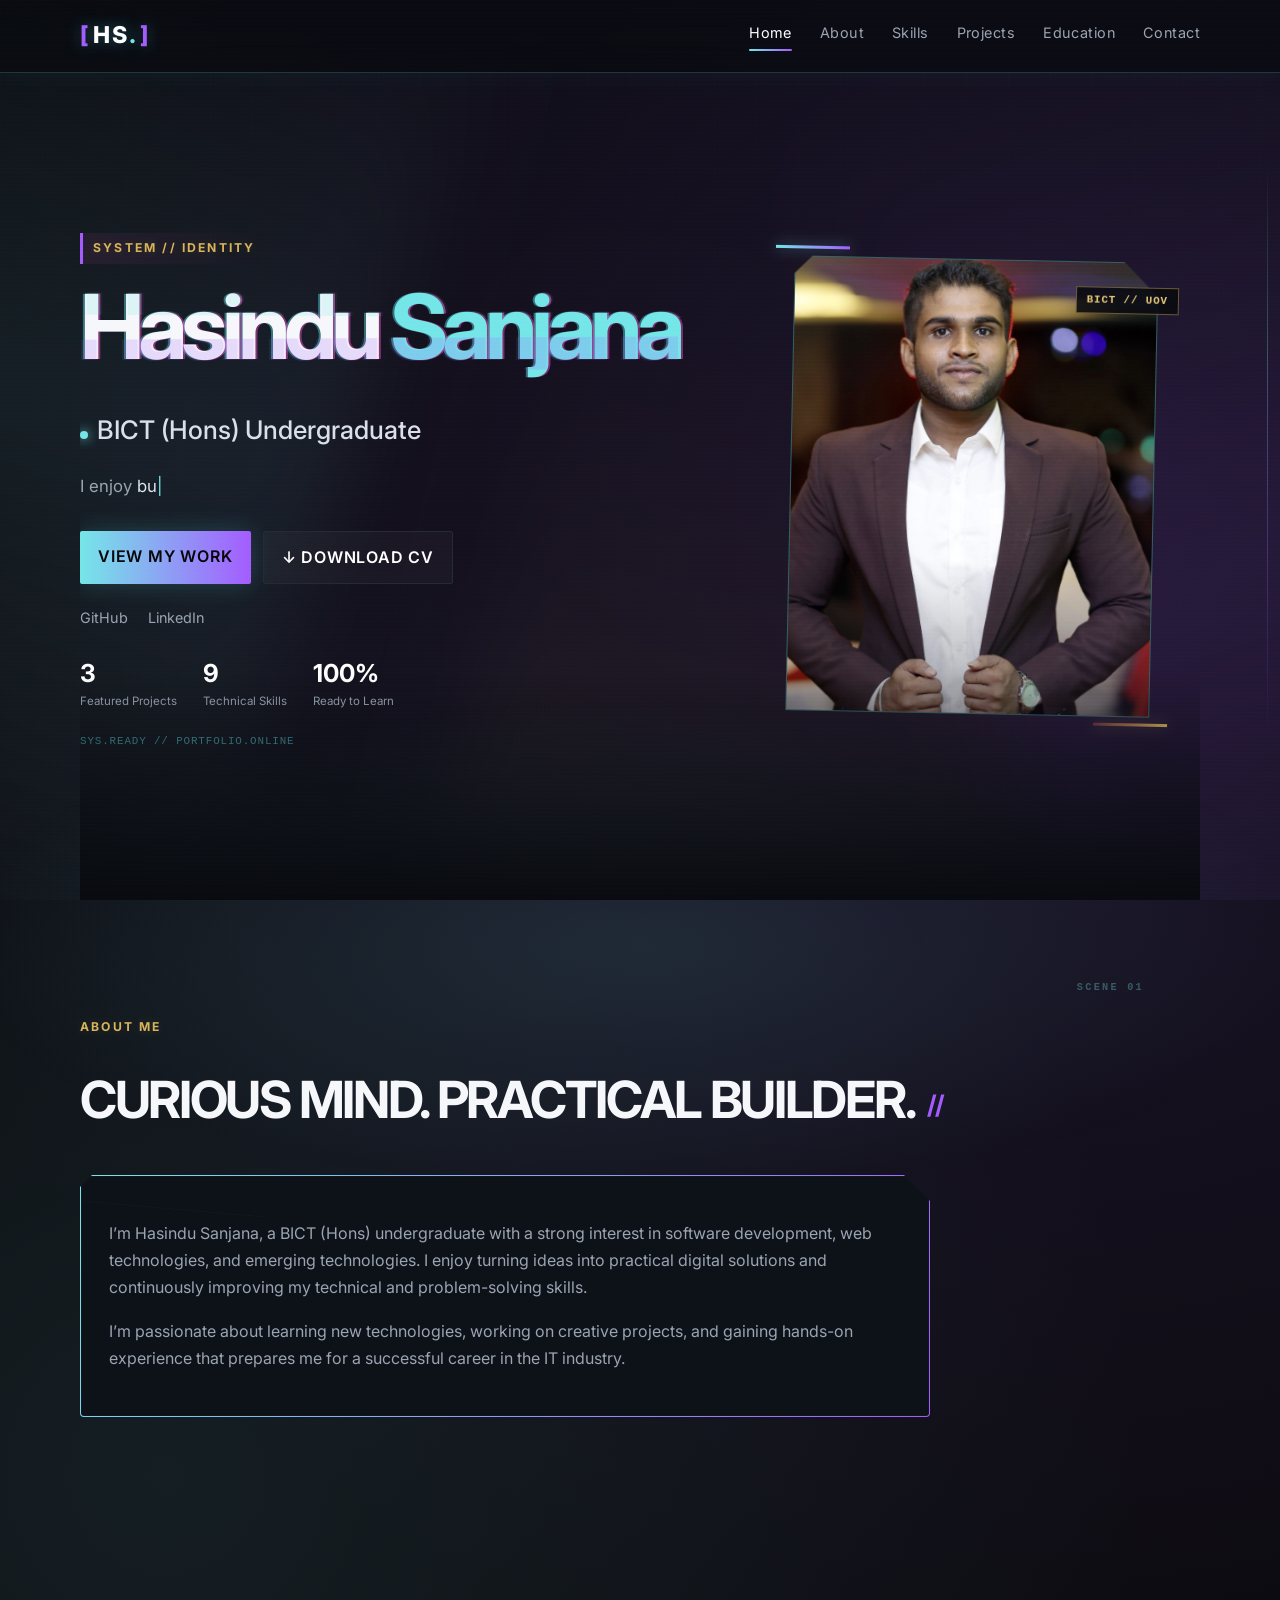
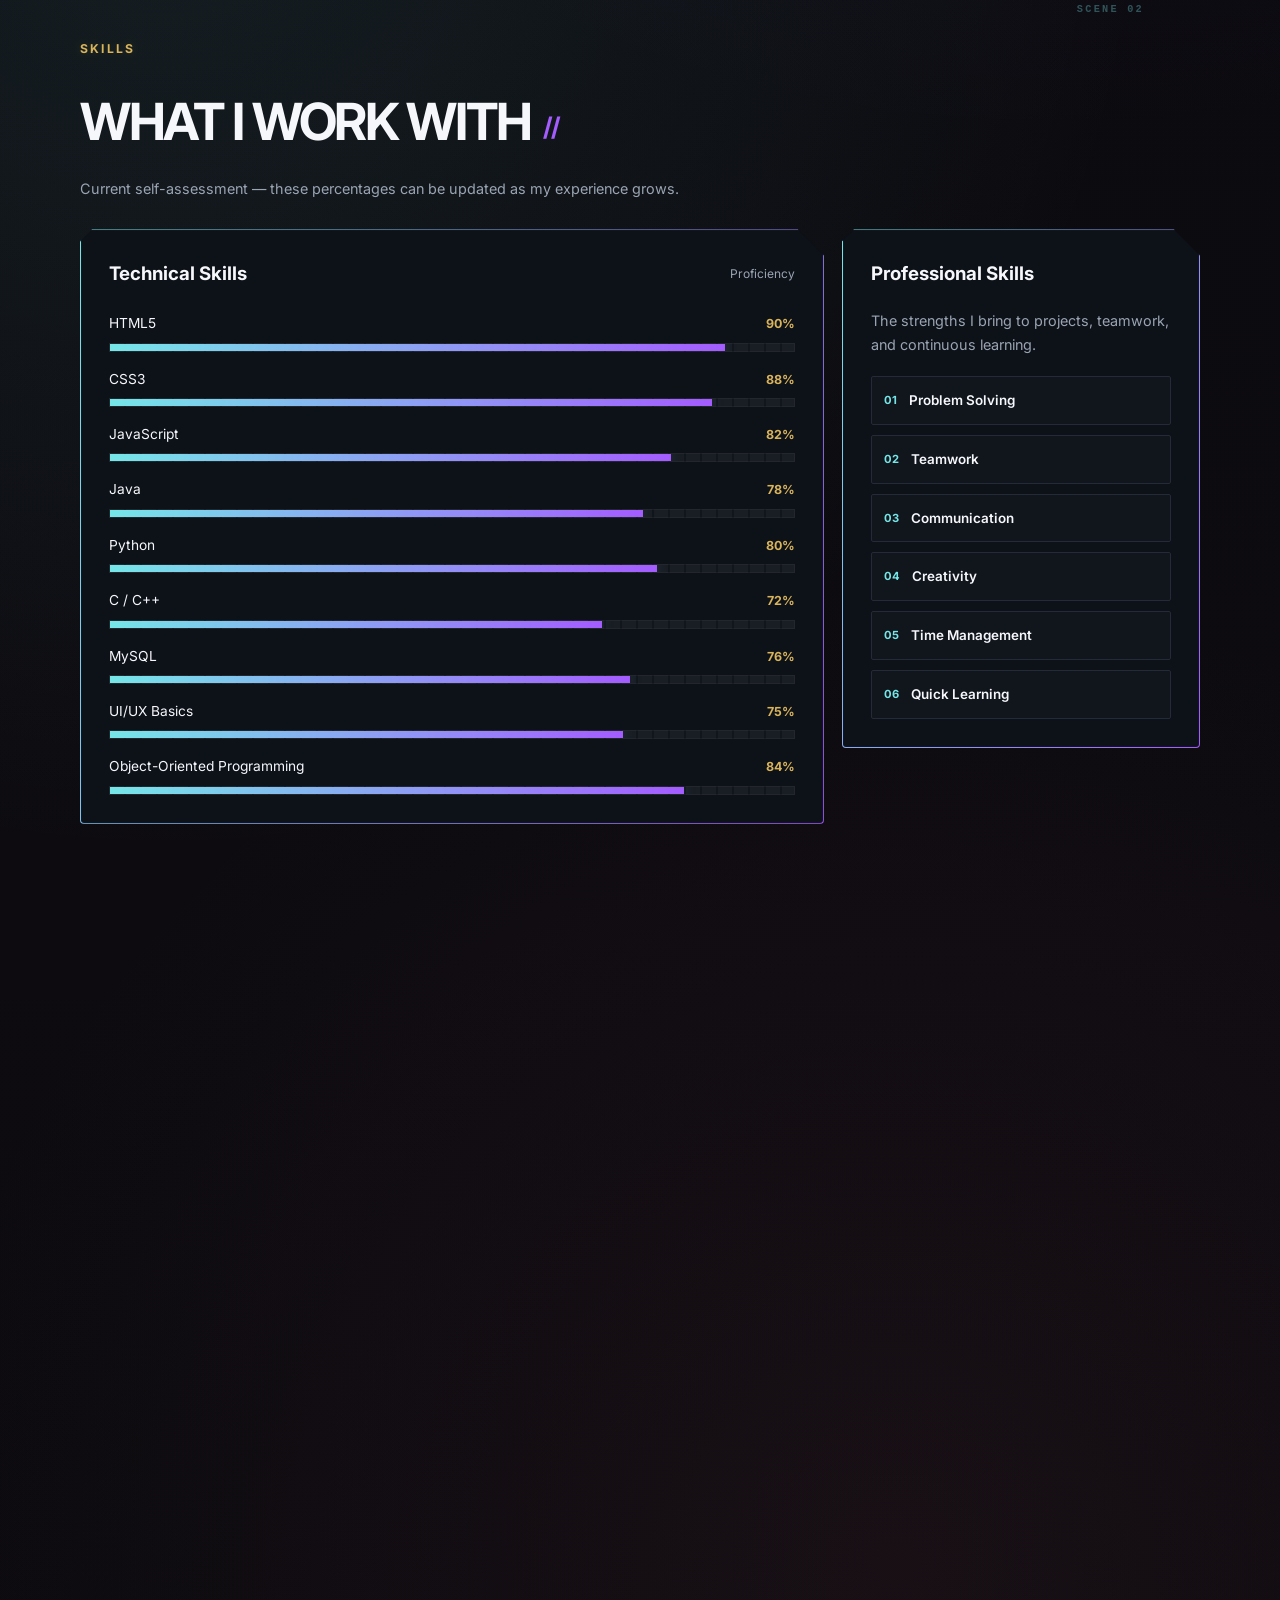
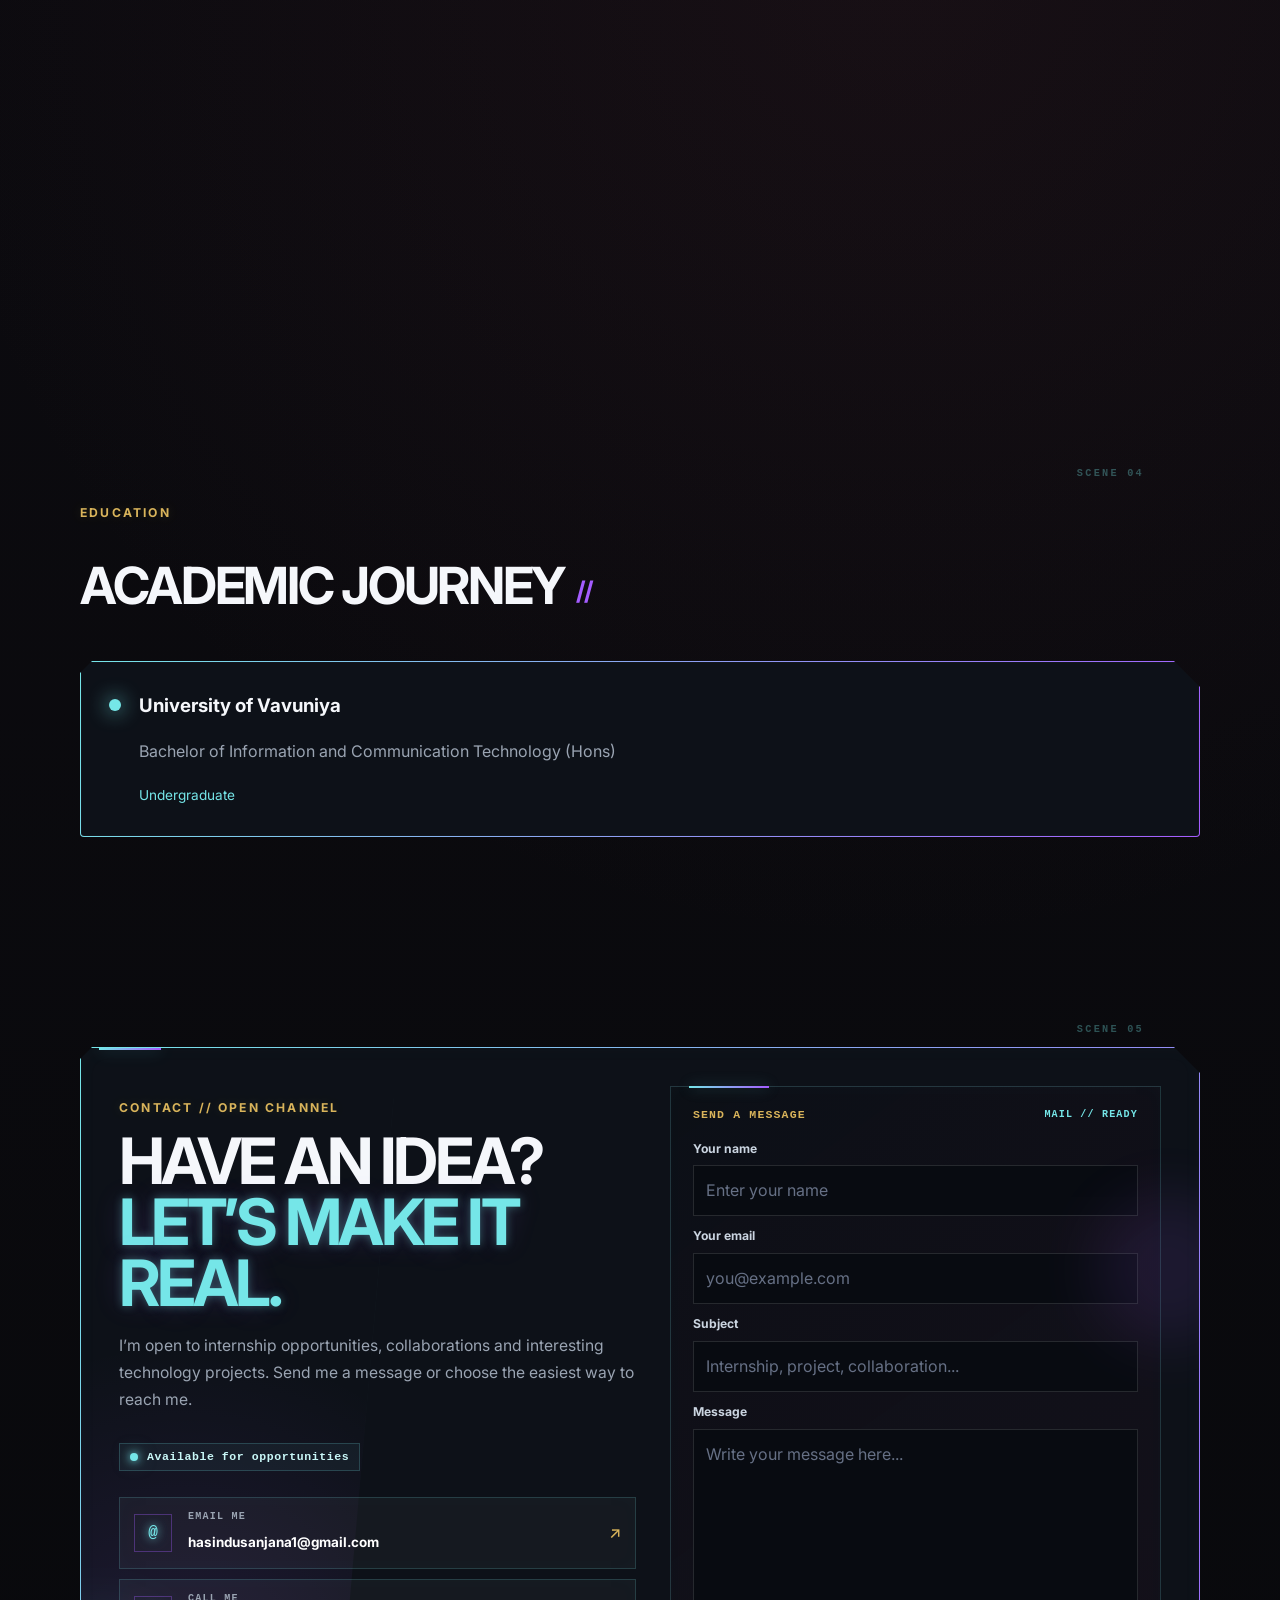
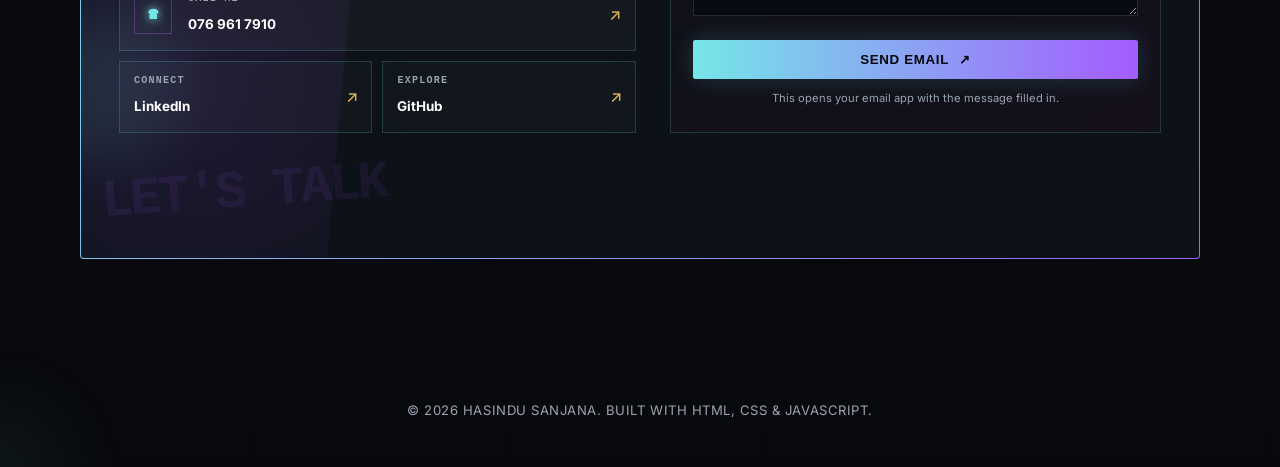
<file: index.html>
<!DOCTYPE html>
<html lang="en">
<head>
  <meta charset="UTF-8">
  <meta name="viewport" content="width=device-width, initial-scale=1.0">
  <meta name="description" content="Portfolio of Hasindu Sanjana, BICT (Hons) Undergraduate.">
  <title>Hasindu Sanjana | Portfolio</title>
  <link rel="stylesheet" href="style.css">
</head>
<body>
  <div class="punk-grid" aria-hidden="true"></div>
  <div class="scanlines" aria-hidden="true"></div>
  <div class="cinematic-lighting" aria-hidden="true">
    <span class="beam beam-a"></span>
    <span class="beam beam-b"></span>
    <span class="beam beam-c"></span>
  </div>
  <div class="scroll-progress" aria-hidden="true"><span></span></div>
  <header>
    <nav class="nav container">
      <a class="logo" href="#home">HS<span>.</span></a>
      <button class="menu" aria-label="Toggle navigation">☰</button>
      <div class="nav-links">
        <a href="#home">Home</a><a href="#about">About</a><a href="#skills">Skills</a>
        <a href="#projects">Projects</a><a href="#education">Education</a><a href="#contact">Contact</a>
      </div>
    </nav>
  </header>

  <main>
    <section id="home" class="hero container">
      <div class="hero-copy reveal">
        <p class="eyebrow punk-label">SYSTEM // IDENTITY</p>
        <h1 class="glitch" data-text="Hasindu Sanjana">Hasindu <span>Sanjana</span></h1>
        <h2><span class="status-dot"></span>BICT (Hons) Undergraduate</h2>
        <p class="lead"><span id="typing-prefix">I enjoy </span><span id="typing-text"></span><span class="typing-cursor">|</span></p>
        <div class="actions">
          <a class="btn primary" href="#projects">View My Work</a>
          <a class="btn" href="Hasindu_Sanjana_Professional_CV.pdf" download>↓ Download CV</a>
        </div>
        <div class="socials">
          <a href="https://github.com/hasindusanjana1-pixel" target="_blank" rel="noopener">GitHub</a>
          <a href="https://www.linkedin.com/in/hasindu-sanjana-0719b5343" target="_blank" rel="noopener">LinkedIn</a>
        </div>
        <div class="hero-stats" aria-label="Portfolio highlights">
          <div><strong class="counter" data-target="3">0</strong><span>Featured Projects</span></div>
          <div><strong class="counter" data-target="9">0</strong><span>Technical Skills</span></div>
          <div><strong class="counter" data-target="100" data-suffix="%">0</strong><span>Ready to Learn</span></div>
        </div>
      </div>
      <div class="hero-art reveal" aria-hidden="true"><div class="profile-photo-wrap">
          <div class="profile-photo-frame">
            <img src="hasindu-profile.jpg" alt="Hasindu Sanjana" class="profile-photo">
          </div>
          <span class="photo-tag">BICT // UOV</span>
        </div></div>
    </section>

    <section id="about" data-scene="01" class="section container reveal">
      <p class="eyebrow">ABOUT ME</p><h2 class="section-title">Curious mind. Practical builder.</h2>
      <div class="glass punk-card about">
        <p>I’m Hasindu Sanjana, a BICT (Hons) undergraduate with a strong interest in software development, web technologies, and emerging technologies. I enjoy turning ideas into practical digital solutions and continuously improving my technical and problem-solving skills.</p>
        <p>I’m passionate about learning new technologies, working on creative projects, and gaining hands-on experience that prepares me for a successful career in the IT industry.</p>
      </div>
    </section>

    <section id="skills" data-scene="02" class="section container reveal">
      <p class="eyebrow">SKILLS</p>
      <h2 class="section-title">What I work with</h2>
      <p class="skills-note">Current self-assessment — these percentages can be updated as my experience grows.</p>

      <div class="skills-layout">
        <article class="glass punk-card skill-chart-card">
          <div class="skill-chart-heading">
            <h3>Technical Skills</h3>
            <span>Proficiency</span>
          </div>

          <div class="skill-bars">
            <div class="skill-item" data-level="90">
              <div class="skill-meta"><span>HTML5</span><strong>90%</strong></div>
              <div class="skill-track"><span></span></div>
            </div>

            <div class="skill-item" data-level="88">
              <div class="skill-meta"><span>CSS3</span><strong>88%</strong></div>
              <div class="skill-track"><span></span></div>
            </div>

            <div class="skill-item" data-level="82">
              <div class="skill-meta"><span>JavaScript</span><strong>82%</strong></div>
              <div class="skill-track"><span></span></div>
            </div>

            <div class="skill-item" data-level="78">
              <div class="skill-meta"><span>Java</span><strong>78%</strong></div>
              <div class="skill-track"><span></span></div>
            </div>

            <div class="skill-item" data-level="80">
              <div class="skill-meta"><span>Python</span><strong>80%</strong></div>
              <div class="skill-track"><span></span></div>
            </div>

            <div class="skill-item" data-level="72">
              <div class="skill-meta"><span>C / C++</span><strong>72%</strong></div>
              <div class="skill-track"><span></span></div>
            </div>

            <div class="skill-item" data-level="76">
              <div class="skill-meta"><span>MySQL</span><strong>76%</strong></div>
              <div class="skill-track"><span></span></div>
            </div>

            <div class="skill-item" data-level="75">
              <div class="skill-meta"><span>UI/UX Basics</span><strong>75%</strong></div>
              <div class="skill-track"><span></span></div>
            </div>

            <div class="skill-item" data-level="84">
              <div class="skill-meta"><span>Object-Oriented Programming</span><strong>84%</strong></div>
              <div class="skill-track"><span></span></div>
            </div>
          </div>
        </article>

        <article class="glass punk-card professional-card">
          <h3>Professional Skills</h3>
          <p class="professional-intro">The strengths I bring to projects, teamwork, and continuous learning.</p>
          <div class="professional-grid">
            <div><span>01</span><b>Problem Solving</b></div>
            <div><span>02</span><b>Teamwork</b></div>
            <div><span>03</span><b>Communication</b></div>
            <div><span>04</span><b>Creativity</b></div>
            <div><span>05</span><b>Time Management</b></div>
            <div><span>06</span><b>Quick Learning</b></div>
          </div>
        </article>
      </div>
    </section>

    <section id="projects" data-scene="03" class="section container reveal">
      <div class="project-heading">
        <div>
          <p class="eyebrow">FEATURED PROJECTS</p>
          <h2 class="section-title">Selected work</h2>
        </div>
        <div class="project-callout" aria-hidden="true">✦ Built with curiosity →</div>
      </div>

      <div class="project-grid">
        <article class="project glass punk-card tilt-card">
          <div class="project-visual blog-visual">
            <span class="visual-icon">✎</span>
            <div class="visual-lines"><i></i><i></i><i></i></div>
            <span class="floating-badge">WordPress Blog</span>
          </div>
          <div class="num">01</div>
          <h3>Catcubutu</h3>
          <p>A responsive WordPress blog website focused on clean content presentation, easy navigation, and a comfortable reading experience.</p>
          <div class="tech-row"><span>WordPress</span><span>Responsive UI</span><span>Blog</span></div>
          <a class="project-link" href="https://catcubutu.com/" target="_blank" rel="noopener">Live Website <b>↗</b></a>
        </article>

        <article class="project glass punk-card tilt-card">
          <div class="project-visual fire-visual">
            <span class="visual-icon">◆</span>
            <div class="fire-rings"><i></i><i></i><i></i></div>
            <span class="floating-badge">Business Website</span>
          </div>
          <div class="num">02</div>
          <h3>MNA Fire Systems</h3>
          <p>A professional business website designed to present fire-protection services and company information through a clear digital experience.</p>
          <div class="tech-row"><span>Web Design</span><span>Responsive</span><span>Business</span></div>
          <a class="project-link" href="https://mnafiresystems.com/" target="_blank" rel="noopener">Live Website <b>↗</b></a>
        </article>

        <article class="project glass punk-card tilt-card">
          <div class="project-visual netforge-visual">
            <span class="visual-icon">&lt;/&gt;</span>
            <div class="code-dots"><i></i><i></i><i></i><i></i><i></i></div>
            <span class="floating-badge">GitHub Project</span>
          </div>
          <div class="num">03</div>
          <h3>NetForge</h3>
          <p>A software project published on GitHub as part of my development portfolio and practical programming work.</p>
          <div class="tech-row"><span>Development</span><span>GitHub</span><span>Software</span></div>
          <a class="project-link" href="https://github.com/hasindusanjana1-pixel/netforge" target="_blank" rel="noopener">View Repository <b>↗</b></a>
        </article>
      </div>

      <div class="clipart-row" aria-hidden="true">
        <div class="clip rocket">🚀<span>Explore my work</span></div>
        <div class="clip target">🎯<span>Focused on real projects</span></div>
      </div>
    </section>

    <section id="education" data-scene="04" class="section container reveal">
      <p class="eyebrow">EDUCATION</p><h2 class="section-title">Academic journey</h2>
      <article class="glass punk-card education"><div class="dot"></div><div>
        <h3>University of Vavuniya</h3>
        <p>Bachelor of Information and Communication Technology (Hons)</p><span>Undergraduate</span>
      </div></article>
    </section>

    <section id="contact" data-scene="05" class="section container reveal">
      <div class="contact-shell glass punk-card">

        <div class="contact-neon-decor" aria-hidden="true">
          <span class="neon-line neon-line-1"></span>
          <span class="neon-line neon-line-2"></span>
          <span class="neon-orb neon-orb-1"></span>
          <span class="neon-orb neon-orb-2"></span>
        </div>

        <div class="contact-copy">
          <p class="eyebrow">CONTACT // OPEN CHANNEL</p>
          <h2>Have an idea?<br><span>Let’s make it real.</span></h2>
          <p class="contact-intro">I’m open to internship opportunities, collaborations and interesting technology projects. Send me a message or choose the easiest way to reach me.</p>
          <div class="availability"><span></span> Available for opportunities</div>

          <div class="contact-quick-grid">
            <a class="contact-card" href="mailto:hasindusanjana1@gmail.com">
              <span class="contact-icon">@</span>
              <span><small>EMAIL ME</small><strong>hasindusanjana1@gmail.com</strong></span>
              <b>↗</b>
            </a>
            <a class="contact-card" href="tel:+94769617910">
              <span class="contact-icon">☎</span>
              <span><small>CALL ME</small><strong>076 961 7910</strong></span>
              <b>↗</b>
            </a>
          </div>

          <div class="contact-social-grid">
            <a href="https://www.linkedin.com/in/hasindu-sanjana-0719b5343" target="_blank" rel="noopener"><small>CONNECT</small><strong>LinkedIn</strong><b>↗</b></a>
            <a href="https://github.com/hasindusanjana1-pixel" target="_blank" rel="noopener"><small>EXPLORE</small><strong>GitHub</strong><b>↗</b></a>
          </div>
        </div>

        <form id="contact-form" class="contact-form" novalidate>
          <div class="form-topline"><span>SEND A MESSAGE</span><small>MAIL // READY</small></div>
          <label for="contact-name">Your name</label>
          <input id="contact-name" name="name" type="text" placeholder="Enter your name" required>

          <label for="contact-email">Your email</label>
          <input id="contact-email" name="email" type="email" placeholder="you@example.com" required>

          <label for="contact-subject">Subject</label>
          <input id="contact-subject" name="subject" type="text" placeholder="Internship, project, collaboration..." required>

          <label for="contact-message">Message</label>
          <textarea id="contact-message" name="message" rows="6" placeholder="Write your message here..." required></textarea>

          <button class="btn primary contact-submit" type="submit">Send Email <span>↗</span></button>
          <p id="contact-status" class="contact-status" aria-live="polite">This opens your email app with the message filled in.</p>
        </form>

        <div class="contact-deco" aria-hidden="true"><span>LET'S TALK</span></div>
      </div>
    </section>
  </main>

  <button id="back-to-top" class="back-to-top" aria-label="Back to top">↑</button>

  <footer class="container">© <span id="year"></span> Hasindu Sanjana. Built with HTML, CSS & JavaScript.</footer>
  <script src="script.js"></script>
</body>
</html>
</file>
<file: style.css>
@import url('https://fonts.googleapis.com/css2?family=Inter:wght@400;500;600;700;800&display=swap');
:root{--bg:#090b10;--card:#11151dcc;--text:#f5f7fb;--muted:#9aa4b2;--line:#242b36;--accent:#72e7ff;--accent2:#8b7cff}
*{box-sizing:border-box}html{scroll-behavior:smooth}body{margin:0;background:radial-gradient(circle at 80% 10%,#17213a 0,transparent 27%),var(--bg);color:var(--text);font-family:Inter,system-ui,sans-serif;line-height:1.7}.container{width:min(1120px,90%);margin:auto}
header{position:fixed;inset:0 0 auto;z-index:20;background:#090b10b8;backdrop-filter:blur(16px);border-bottom:1px solid #ffffff0c}.nav{height:72px;display:flex;align-items:center;justify-content:space-between}.logo{font-size:1.45rem;font-weight:800;color:white;text-decoration:none}.logo span,.hero h1 span{color:var(--accent)}.nav-links{display:flex;gap:28px}.nav-links a,.socials a{color:var(--muted);text-decoration:none;font-size:.9rem}.nav-links a:hover,.socials a:hover{color:white}.menu{display:none;background:none;border:0;color:white;font-size:1.5rem}
.hero{min-height:100vh;display:grid;grid-template-columns:1.15fr .85fr;align-items:center;gap:50px;padding-top:72px}.eyebrow{letter-spacing:.18em;color:var(--accent);font-size:.76rem;font-weight:700}.hero h1{font-size:clamp(3.3rem,7vw,6.6rem);line-height:.92;margin:10px 0 18px;letter-spacing:-.07em}.hero h2{font-size:clamp(1.2rem,2vw,1.65rem);font-weight:500;color:#d9e0e9}.lead{max-width:620px;color:var(--muted);font-size:1.05rem}.actions{display:flex;gap:12px;flex-wrap:wrap;margin:30px 0 22px}.btn{padding:12px 18px;border:1px solid var(--line);border-radius:10px;color:white;text-decoration:none;font-weight:600;background:#ffffff08}.btn.primary{background:linear-gradient(135deg,var(--accent),var(--accent2));color:#071015;border:0}.socials{display:flex;gap:20px}
.hero-art{display:grid;place-items:center}.orb{width:min(360px,75vw);aspect-ratio:1;border-radius:50%;display:grid;place-items:center;background:radial-gradient(circle at 35% 30%,#72e7ff55,transparent 30%),linear-gradient(145deg,#172035,#0c1018);box-shadow:0 0 80px #72e7ff1f;border:1px solid #ffffff12}.orb span{font-size:5rem;font-weight:800;color:#ffffff22}
.section{padding:105px 0}.section-title{font-size:clamp(2rem,4vw,3.5rem);letter-spacing:-.045em;margin:6px 0 32px}.glass{background:linear-gradient(145deg,#151a23cc,#0d1118cc);border:1px solid var(--line);border-radius:18px;padding:28px;box-shadow:0 18px 55px #00000028}.about{max-width:850px}.about p,.project p,.contact>p,.education p{color:var(--muted)}
.skill-grid{display:grid;grid-template-columns:1fr 1fr;gap:18px}.glass h3{margin-top:0}.chips{display:flex;gap:9px;flex-wrap:wrap}.chips span{padding:8px 11px;border:1px solid var(--line);border-radius:999px;font-size:.82rem;color:#cdd5df;background:#ffffff05}
.project-grid{display:grid;grid-template-columns:repeat(3,1fr);gap:18px}.project{transition:.25s transform,.25s border-color}.project:hover{transform:translateY(-6px);border-color:#72e7ff66}.project .num{font-size:.78rem;color:var(--accent);margin-bottom:35px}.project a{color:var(--accent);text-decoration:none;font-weight:600;font-size:.9rem}
.education{display:flex;gap:18px;align-items:flex-start}.dot{width:12px;height:12px;border-radius:50%;background:var(--accent);box-shadow:0 0 20px var(--accent);margin-top:9px}.education h3{margin:0}.education span{color:var(--accent);font-size:.85rem}
.contact{text-align:center;padding:55px 25px}.contact h2{font-size:clamp(2rem,5vw,4rem);letter-spacing:-.05em;margin:6px 0}.contact-links{display:flex;justify-content:center;gap:20px;flex-wrap:wrap;margin-top:25px}.contact-links a{color:white;text-decoration:none;border-bottom:1px solid var(--accent)}
footer{padding:35px 0 45px;color:var(--muted);font-size:.82rem;text-align:center}.reveal{opacity:0;transform:translateY(22px);transition:.7s ease}.reveal.show{opacity:1;transform:none}
@media(max-width:800px){.hero{grid-template-columns:1fr}.hero-art{display:none}.skill-grid,.project-grid{grid-template-columns:1fr}.menu{display:block}.nav-links{display:none;position:absolute;top:72px;left:5%;right:5%;padding:18px;flex-direction:column;background:#10141cf5;border:1px solid var(--line);border-radius:14px}.nav-links.open{display:flex}.section{padding:80px 0}}


/* Interactive enhancements */
.scroll-progress{position:fixed;left:0;right:0;top:0;height:3px;z-index:100;background:transparent}
.scroll-progress span{display:block;height:100%;width:0;background:linear-gradient(90deg,var(--accent),var(--accent2));box-shadow:0 0 14px var(--accent)}
.nav-links a.active{color:white}
.nav-links a.active::after{content:"";display:block;height:2px;margin-top:4px;background:linear-gradient(90deg,var(--accent),var(--accent2));border-radius:99px}

.typing-cursor{color:var(--accent);animation:blink .8s steps(1) infinite}
@keyframes blink{50%{opacity:0}}

.hero-stats{display:flex;gap:26px;flex-wrap:wrap;margin-top:30px}
.hero-stats div{display:flex;flex-direction:column}
.hero-stats strong{font-size:1.55rem;line-height:1;color:white}
.hero-stats span{font-size:.72rem;color:var(--muted);margin-top:7px}

.project-heading{display:flex;justify-content:space-between;gap:30px;align-items:end}
.project-callout{font-family:cursive;color:#bb8cff;transform:rotate(-3deg);padding-bottom:35px;font-size:1.05rem}
.project{position:relative;overflow:hidden;transform-style:preserve-3d;will-change:transform}
.project::after{content:"";position:absolute;inset:-1px;pointer-events:none;background:radial-gradient(400px circle at var(--mx,50%) var(--my,50%),#72e7ff16,transparent 42%);opacity:0;transition:.25s}
.project:hover::after{opacity:1}
.project > *{position:relative;z-index:1}
.project-visual{height:170px;border:1px solid #ffffff13;border-radius:13px;margin:-10px -10px 22px;position:relative;overflow:hidden;display:grid;place-items:center;background:#0a0e16}
.project-visual::before{content:"";position:absolute;width:160px;height:160px;border-radius:50%;filter:blur(8px);opacity:.26}
.blog-visual::before{background:#ff7cc8}
.fire-visual::before{background:#ff503c}
.netforge-visual::before{background:#347cff}
.visual-icon{font-size:3rem;font-weight:800;position:relative;z-index:2;text-shadow:0 0 30px currentColor}
.blog-visual .visual-icon{color:#ff91d3}
.fire-visual .visual-icon{color:#ff604f}
.netforge-visual .visual-icon{color:#6da3ff}
.floating-badge{position:absolute;right:12px;top:12px;padding:6px 9px;border-radius:999px;background:#080b11cc;border:1px solid #ffffff1f;color:#dce4ef;font-size:.7rem;backdrop-filter:blur(8px)}
.visual-lines{position:absolute;left:18px;bottom:18px;display:grid;gap:7px}
.visual-lines i{display:block;height:4px;border-radius:9px;background:#ffffff34;width:95px}
.visual-lines i:nth-child(2){width:70px}.visual-lines i:nth-child(3){width:110px}
.fire-rings i{position:absolute;border:1px solid #ff5b4d44;border-radius:50%;inset:50%;transform:translate(-50%,-50%)}
.fire-rings i:nth-child(1){width:70px;height:70px}.fire-rings i:nth-child(2){width:115px;height:115px}.fire-rings i:nth-child(3){width:160px;height:160px}
.code-dots{position:absolute;inset:0}
.code-dots i{position:absolute;width:5px;height:5px;border-radius:50%;background:#4a8cff;box-shadow:0 0 12px #4a8cff}
.code-dots i:nth-child(1){left:17%;top:28%}.code-dots i:nth-child(2){left:28%;top:72%}.code-dots i:nth-child(3){right:22%;top:23%}.code-dots i:nth-child(4){right:13%;bottom:23%}.code-dots i:nth-child(5){left:50%;top:17%}
.tech-row{display:flex;flex-wrap:wrap;gap:7px;margin:18px 0}
.tech-row span{font-size:.69rem;border:1px solid var(--line);border-radius:999px;padding:5px 8px;color:#aeb9c8;background:#ffffff05}
.project-link{display:flex;justify-content:space-between;align-items:center;margin-top:16px;padding:10px 12px;border:1px solid #ffffff1a;border-radius:10px}
.project-link b{transition:.2s transform}
.project-link:hover b{transform:translate(3px,-3px)}

.clipart-row{display:flex;justify-content:space-between;align-items:center;margin-top:22px;padding:0 14px}
.clip{display:flex;align-items:center;gap:10px;font-size:2rem;filter:drop-shadow(0 8px 18px #000)}
.clip span{font-family:cursive;color:#b77cff;font-size:1rem}
.rocket{transform:rotate(-4deg)}.target{transform:rotate(3deg)}

.back-to-top{position:fixed;right:22px;bottom:22px;width:46px;height:46px;border-radius:50%;border:1px solid #ffffff1f;background:#111823e6;color:white;font-size:1.2rem;cursor:pointer;opacity:0;visibility:hidden;transform:translateY(12px);transition:.25s;z-index:50;backdrop-filter:blur(12px)}
.back-to-top.show{opacity:1;visibility:visible;transform:none}
.back-to-top:hover{border-color:var(--accent);box-shadow:0 0 25px #72e7ff25}

.cursor-glow{position:fixed;width:260px;height:260px;border-radius:50%;pointer-events:none;z-index:-1;background:radial-gradient(circle,#72e7ff0e,transparent 65%);transform:translate(-50%,-50%)}

@media(max-width:800px){
  .project-heading{align-items:flex-start}.project-callout{display:none}
  .clipart-row{justify-content:center}.target{display:none}
  .hero-stats{gap:18px}.hero-stats div{min-width:92px}
}
@media(prefers-reduced-motion:reduce){
  *,*::before,*::after{scroll-behavior:auto!important;animation:none!important;transition:none!important}
  .reveal{opacity:1;transform:none}
}


/* Skill percentage chart */
.skills-note{color:var(--muted);margin-top:-20px;margin-bottom:28px;font-size:.9rem}
.skills-layout{display:grid;grid-template-columns:1.35fr .65fr;gap:18px;align-items:start}
.skill-chart-heading{display:flex;justify-content:space-between;align-items:center;margin-bottom:22px}
.skill-chart-heading h3{margin:0}
.skill-chart-heading span{font-size:.75rem;color:var(--muted)}
.skill-bars{display:grid;gap:16px}
.skill-meta{display:flex;justify-content:space-between;gap:14px;align-items:center;margin-bottom:7px;font-size:.86rem}
.skill-meta strong{color:var(--accent);font-size:.78rem}
.skill-track{height:9px;border-radius:999px;background:#ffffff0a;border:1px solid #ffffff0b;overflow:hidden}
.skill-track span{display:block;width:0;height:100%;border-radius:inherit;background:linear-gradient(90deg,var(--accent),var(--accent2));box-shadow:0 0 16px #72e7ff33;transition:width 1.15s cubic-bezier(.2,.8,.2,1)}
.skill-item.animate .skill-track span{width:var(--level)}
.professional-intro{color:var(--muted);font-size:.9rem;margin-bottom:18px}
.professional-grid{display:grid;gap:10px}
.professional-grid div{display:flex;align-items:center;gap:12px;padding:12px;border:1px solid var(--line);border-radius:12px;background:#ffffff04;transition:.2s transform,.2s border-color}
.professional-grid div:hover{transform:translateX(4px);border-color:#72e7ff55}
.professional-grid span{font-size:.7rem;color:var(--accent);font-weight:700}
.professional-grid b{font-size:.84rem;font-weight:600}
#typing-text{color:#dce6f2}
@media(max-width:800px){
  .skills-layout{grid-template-columns:1fr}
}


/* =========================================================
   CYBERPUNK / PUNK VISUAL LAYER
   ========================================================= */

:root{
  --punk-cyan:#63f6ff;
  --punk-pink:#ff4fd8;
  --punk-yellow:#f8ff65;
  --punk-deep:#08090d;
}

/* Background grid + subtle scanlines */
body{
  position:relative;
  overflow-x:hidden;
  background:
    radial-gradient(circle at 82% 10%, rgba(255,79,216,.11), transparent 24%),
    radial-gradient(circle at 16% 26%, rgba(99,246,255,.10), transparent 24%),
    linear-gradient(180deg,#08090d 0%,#0a0c12 45%,#07080b 100%);
}
.punk-grid{
  position:fixed;
  inset:0;
  pointer-events:none;
  z-index:-3;
  opacity:.2;
  background-image:
    linear-gradient(rgba(99,246,255,.08) 1px,transparent 1px),
    linear-gradient(90deg,rgba(99,246,255,.08) 1px,transparent 1px);
  background-size:42px 42px;
  mask-image:linear-gradient(to bottom,rgba(0,0,0,.85),transparent 92%);
}
.scanlines{
  position:fixed;
  inset:0;
  z-index:90;
  pointer-events:none;
  opacity:.055;
  background:repeating-linear-gradient(
    to bottom,
    rgba(255,255,255,.45) 0,
    rgba(255,255,255,.45) 1px,
    transparent 1px,
    transparent 4px
  );
  mix-blend-mode:soft-light;
}

/* Navigation */
header{
  border-bottom:1px solid rgba(99,246,255,.18);
  box-shadow:0 0 28px rgba(99,246,255,.05);
}
.logo{
  letter-spacing:.08em;
  text-shadow:0 0 16px rgba(99,246,255,.35);
}
.logo::before{
  content:"[";
  color:var(--punk-pink);
  margin-right:3px;
}
.logo::after{
  content:"]";
  color:var(--punk-pink);
  margin-left:3px;
}
.nav-links a{
  position:relative;
  letter-spacing:.03em;
}
.nav-links a:hover{
  color:var(--punk-cyan);
  text-shadow:0 0 10px rgba(99,246,255,.45);
}

/* Hero punk label */
.punk-label{
  display:inline-flex;
  align-items:center;
  gap:9px;
  padding:5px 10px;
  border-left:3px solid var(--punk-pink);
  background:linear-gradient(90deg,rgba(255,79,216,.08),transparent);
  color:var(--punk-yellow);
}
.status-dot{
  display:inline-block;
  width:8px;
  height:8px;
  margin-right:9px;
  border-radius:50%;
  background:var(--punk-cyan);
  box-shadow:0 0 12px var(--punk-cyan);
  animation:pulseDot 1.6s infinite;
}
@keyframes pulseDot{
  50%{opacity:.45;box-shadow:0 0 4px var(--punk-cyan)}
}

/* Glitch title */
.glitch{
  position:relative;
  display:inline-block;
  text-shadow:
    2px 0 0 rgba(255,79,216,.45),
    -2px 0 0 rgba(99,246,255,.4);
}
.glitch::before,
.glitch::after{
  content:attr(data-text);
  position:absolute;
  inset:0;
  pointer-events:none;
  opacity:.18;
}
.glitch::before{
  color:var(--punk-cyan);
  transform:translate(2px,-1px);
  clip-path:polygon(0 0,100% 0,100% 40%,0 36%);
  animation:glitchTop 3.8s infinite steps(1);
}
.glitch::after{
  color:var(--punk-pink);
  transform:translate(-2px,1px);
  clip-path:polygon(0 64%,100% 60%,100% 100%,0 100%);
  animation:glitchBottom 4.4s infinite steps(1);
}
@keyframes glitchTop{
  0%,88%,100%{transform:translate(2px,-1px)}
  89%{transform:translate(7px,-2px)}
  91%{transform:translate(-5px,1px)}
  93%{transform:translate(2px,-1px)}
}
@keyframes glitchBottom{
  0%,84%,100%{transform:translate(-2px,1px)}
  85%{transform:translate(-7px,2px)}
  87%{transform:translate(6px,-1px)}
  89%{transform:translate(-2px,1px)}
}

/* Punk cards */
.punk-card{
  position:relative;
  border-radius:4px;
  border:1px solid rgba(99,246,255,.18);
  background:
    linear-gradient(135deg,rgba(18,22,30,.94),rgba(10,12,18,.95)),
    linear-gradient(90deg,rgba(255,79,216,.08),transparent);
  clip-path:polygon(
    0 12px,
    12px 0,
    calc(100% - 26px) 0,
    100% 26px,
    100% 100%,
    0 100%
  );
  box-shadow:
    inset 0 0 0 1px rgba(255,255,255,.015),
    0 18px 50px rgba(0,0,0,.35);
}
.punk-card::before{
  content:"";
  position:absolute;
  top:0;
  left:18px;
  width:62px;
  height:2px;
  background:linear-gradient(90deg,var(--punk-cyan),var(--punk-pink));
  box-shadow:0 0 16px rgba(99,246,255,.4);
}
.punk-card:hover{
  border-color:rgba(99,246,255,.55);
  box-shadow:
    0 0 0 1px rgba(255,79,216,.08),
    0 0 34px rgba(99,246,255,.09),
    0 20px 60px rgba(0,0,0,.4);
}

/* Section headers */
.section-title{
  position:relative;
  display:inline-block;
  text-transform:uppercase;
}
.section-title::after{
  content:"//";
  margin-left:12px;
  color:var(--punk-pink);
  font-size:.5em;
  vertical-align:middle;
}
.eyebrow{
  color:var(--punk-yellow);
  text-shadow:0 0 12px rgba(248,255,101,.15);
}

/* Buttons */
.btn{
  border-radius:2px;
  text-transform:uppercase;
  letter-spacing:.05em;
  position:relative;
  overflow:hidden;
}
.btn::before{
  content:"";
  position:absolute;
  inset:0;
  background:linear-gradient(90deg,transparent,rgba(255,255,255,.08),transparent);
  transform:translateX(-120%);
  transition:.45s transform;
}
.btn:hover::before{transform:translateX(120%)}
.btn.primary{
  background:linear-gradient(90deg,var(--punk-cyan),var(--punk-pink));
  color:#05070a;
  box-shadow:0 0 24px rgba(99,246,255,.18);
}

/* Hero art */
.orb{
  border-radius:18px 2px 18px 2px;
  transform:rotate(3deg);
  background:
    linear-gradient(145deg,rgba(23,32,53,.95),rgba(11,15,22,.96)),
    repeating-linear-gradient(90deg,transparent 0 14px,rgba(255,255,255,.02) 14px 15px);
  border:1px solid rgba(99,246,255,.2);
  box-shadow:
    0 0 0 1px rgba(255,79,216,.08),
    0 0 75px rgba(99,246,255,.12);
}
.orb::before,
.orb::after{
  content:"";
  position:absolute;
  width:40%;
  height:2px;
  background:var(--punk-pink);
  box-shadow:0 0 12px var(--punk-pink);
}
.orb::before{top:14%;left:-8%}
.orb::after{bottom:14%;right:-8%;background:var(--punk-cyan);box-shadow:0 0 12px var(--punk-cyan)}

/* Skill chart punk treatment */
.skill-track{
  border-radius:0;
  background:
    repeating-linear-gradient(
      90deg,
      rgba(255,255,255,.05) 0 14px,
      rgba(255,255,255,.015) 14px 16px
    );
}
.skill-track span{
  border-radius:0;
  background:linear-gradient(90deg,var(--punk-cyan),var(--punk-pink));
}
.skill-meta strong{
  color:var(--punk-yellow);
}
.professional-grid div{
  border-radius:2px;
}
.professional-grid div:hover{
  border-color:var(--punk-pink);
  box-shadow:inset 4px 0 0 var(--punk-pink);
}

/* Project visuals */
.project-visual{
  border-radius:2px;
  border-color:rgba(99,246,255,.18);
}
.project-visual::after{
  content:"";
  position:absolute;
  inset:0;
  background:
    linear-gradient(90deg,transparent 0 48%,rgba(255,255,255,.025) 49%,transparent 50%),
    repeating-linear-gradient(0deg,transparent 0 7px,rgba(255,255,255,.02) 8px);
  pointer-events:none;
}
.floating-badge,
.tech-row span{
  border-radius:2px;
  text-transform:uppercase;
  letter-spacing:.04em;
}
.project-link{
  border-radius:2px;
}
.project-link:hover{
  color:var(--punk-yellow);
  border-color:var(--punk-yellow);
}

/* Contact */
.contact-links a{
  border-bottom-color:var(--punk-pink);
}
.contact-links a:hover{
  color:var(--punk-cyan);
  text-shadow:0 0 12px rgba(99,246,255,.3);
}

/* Footer */
footer{
  letter-spacing:.04em;
  text-transform:uppercase;
}

/* Random tiny HUD tags */
.hero-copy::after{
  content:"SYS.READY // PORTFOLIO.ONLINE";
  display:block;
  margin-top:20px;
  font-family:monospace;
  font-size:.68rem;
  letter-spacing:.08em;
  color:rgba(99,246,255,.55);
}

/* Mobile tuning */
@media(max-width:800px){
  .scanlines{opacity:.035}
  .punk-grid{background-size:30px 30px;opacity:.14}
  .glitch::before,.glitch::after{display:none}
  .punk-card{clip-path:polygon(0 8px,8px 0,calc(100% - 18px) 0,100% 18px,100% 100%,0 100%)}
}

@media(prefers-reduced-motion:reduce){
  .glitch::before,.glitch::after,.status-dot{animation:none!important}
}

.punk-flicker{
  filter:brightness(1.35);
  text-shadow:
    2px 0 var(--punk-pink),
    -2px 0 var(--punk-cyan),
    0 0 18px rgba(99,246,255,.45)!important;
}


/* About section: neon accent now travels around the whole card */
#about .about{
  position:relative;
  overflow:hidden;
  border:1px solid transparent;
  background:
    linear-gradient(#0d1118,#0d1118) padding-box,
    linear-gradient(115deg,
      var(--punk-cyan),
      var(--punk-pink),
      rgba(99,246,255,.18),
      var(--punk-cyan)
    ) border-box;
  background-size:100% 100%, 300% 300%;
  animation:aboutBorderFlow 5.5s linear infinite;
}

/* Remove the old short line on top of this card only */
#about .about::before{
  display:none;
}

#about .about::after{
  content:"";
  position:absolute;
  inset:7px;
  pointer-events:none;
  border:1px solid rgba(255,255,255,.025);
  clip-path:polygon(0 0,38px 0,38px 1px,1px 1px,1px 38px,0 38px,0 0,
                    100% 0,calc(100% - 38px) 0,calc(100% - 38px) 1px,calc(100% - 1px) 1px,calc(100% - 1px) 38px,100% 38px);
}

@keyframes aboutBorderFlow{
  0%{background-position:0 0,0% 50%}
  50%{background-position:0 0,100% 50%}
  100%{background-position:0 0,0% 50%}
}

@media(prefers-reduced-motion:reduce){
  #about .about{animation:none}
}


/* Apply animated neon border flow to the main portfolio cards */
#skills .glass,
#projects .project,
#education .education,
#contact .contact{
  position:relative;
  overflow:hidden;
  border:1px solid transparent;
  background:
    linear-gradient(#0d1118,#0d1118) padding-box,
    linear-gradient(115deg,
      var(--punk-cyan),
      var(--punk-pink),
      rgba(99,246,255,.18),
      var(--punk-cyan)
    ) border-box;
  background-size:100% 100%, 300% 300%;
  animation:sectionBorderFlow 5.5s linear infinite;
}

/* Remove short top accent line where the full border animation is used */
#skills .glass::before,
#projects .project::before,
#education .education::before,
#contact .contact::before{
  display:none;
}

@keyframes sectionBorderFlow{
  0%{background-position:0 0,0% 50%}
  50%{background-position:0 0,100% 50%}
  100%{background-position:0 0,0% 50%}
}

@media(prefers-reduced-motion:reduce){
  #skills .glass,
  #projects .project,
  #education .education,
  #contact .contact{
    animation:none;
  }
}

/* Profile portrait + photo-matched cyberpunk colours */
:root{--punk-cyan:#75e6e8;--punk-pink:#a45cff;--punk-yellow:#d9b45b;--accent:#75e6e8;--accent2:#a45cff}
body{background:
radial-gradient(circle at 82% 10%,rgba(164,92,255,.12),transparent 25%),
radial-gradient(circle at 13% 28%,rgba(117,230,232,.09),transparent 25%),
radial-gradient(circle at 70% 60%,rgba(111,52,64,.12),transparent 30%),
linear-gradient(180deg,#090a0e 0%,#0d0b10 48%,#08090c 100%)}
.profile-photo-wrap{position:relative;width:min(390px,90vw);margin-inline:auto;padding:13px;transform:rotate(1.2deg)}
.profile-photo-frame{position:relative;overflow:hidden;aspect-ratio:4/5;
clip-path:polygon(0 18px,18px 0,calc(100% - 34px) 0,100% 34px,100% 100%,0 100%);
background:#0b0d12;border:1px solid rgba(117,230,232,.38);
box-shadow:0 0 0 1px rgba(164,92,255,.12),0 0 34px rgba(164,92,255,.13),0 22px 70px rgba(0,0,0,.55)}
.profile-photo-frame::before{content:"";position:absolute;inset:0;z-index:2;pointer-events:none;
background:linear-gradient(135deg,rgba(117,230,232,.10),transparent 28%),linear-gradient(315deg,rgba(164,92,255,.11),transparent 30%);mix-blend-mode:screen}
.profile-photo-frame::after{content:"";position:absolute;left:0;right:0;bottom:0;height:34%;z-index:2;pointer-events:none;background:linear-gradient(transparent,rgba(9,10,14,.34))}
.profile-photo{width:100%;height:100%;object-fit:cover;object-position:center 28%;display:block;filter:saturate(.92) contrast(1.03);transition:.45s}
.profile-photo-wrap:hover .profile-photo{transform:scale(1.025);filter:saturate(1) contrast(1.04)}
.profile-photo-wrap::before,.profile-photo-wrap::after{content:"";position:absolute;z-index:4;width:74px;height:3px}
.profile-photo-wrap::before{top:3px;left:-6px;background:linear-gradient(90deg,#75e6e8,#a45cff);box-shadow:0 0 14px rgba(117,230,232,.5)}
.profile-photo-wrap::after{right:-5px;bottom:4px;background:linear-gradient(90deg,#6f3440,#d9b45b);box-shadow:0 0 14px rgba(217,180,91,.35)}
.photo-tag{position:absolute;right:-8px;top:38px;z-index:5;padding:7px 10px;background:rgba(9,10,14,.88);
border:1px solid rgba(217,180,91,.45);color:#e7c978;font:700 .68rem/1 monospace;letter-spacing:.08em}
.btn.primary{background:linear-gradient(90deg,#75e6e8,#a45cff)}
.punk-card{background:linear-gradient(135deg,rgba(20,19,25,.96),rgba(10,12,17,.96)),linear-gradient(90deg,rgba(111,52,64,.08),transparent)}
.floating-badge{border-color:rgba(217,180,91,.28)}
@media(max-width:800px){.profile-photo-wrap{width:min(330px,86vw);margin-top:20px}.photo-tag{right:0}}


/* Eye-catching contact section + email form */
.contact-shell{position:relative;display:grid;grid-template-columns:1fr .95fr;gap:34px;padding:38px;overflow:hidden}
.contact-copy h2{font-size:clamp(2.4rem,5vw,4.7rem);line-height:.95;letter-spacing:-.055em;margin:8px 0 20px;text-transform:uppercase}
.contact-copy h2 span{color:var(--punk-cyan);text-shadow:0 0 22px rgba(117,230,232,.22)}
.contact-intro{max-width:620px;color:var(--muted);font-size:.98rem}
.availability{display:inline-flex;align-items:center;gap:9px;margin:14px 0 22px;padding:7px 10px;border:1px solid rgba(117,230,232,.2);background:rgba(117,230,232,.05);font:700 .72rem/1 monospace;letter-spacing:.05em;color:#c9f8f8}
.availability span{width:8px;height:8px;border-radius:50%;background:#75e6e8;box-shadow:0 0 12px #75e6e8;animation:pulseDot 1.6s infinite}
.contact-quick-grid{display:grid;gap:10px;margin-top:4px}
.contact-card{display:grid;grid-template-columns:42px 1fr auto;gap:12px;align-items:center;padding:13px 14px;border:1px solid rgba(255,255,255,.12);background:rgba(255,255,255,.035);color:white;text-decoration:none;transition:.22s transform,.22s border-color,.22s background}
.contact-card:hover{transform:translateX(5px);border-color:rgba(117,230,232,.48);background:rgba(117,230,232,.055)}
.contact-icon{display:grid;place-items:center;width:38px;height:38px;border:1px solid rgba(164,92,255,.35);color:#75e6e8;font:800 1rem/1 monospace}
.contact-card small,.contact-social-grid small{display:block;color:var(--muted);font:700 .63rem/1.2 monospace;letter-spacing:.12em;margin-bottom:5px}
.contact-card strong,.contact-social-grid strong{font-size:.84rem;overflow-wrap:anywhere}
.contact-card b,.contact-social-grid b{color:var(--punk-yellow);font-weight:500}
.contact-social-grid{display:grid;grid-template-columns:1fr 1fr;gap:10px;margin-top:10px}
.contact-social-grid a{position:relative;padding:13px 14px;border:1px solid rgba(255,255,255,.12);background:rgba(255,255,255,.025);color:white;text-decoration:none;transition:.22s}
.contact-social-grid a b{position:absolute;right:13px;top:50%;transform:translateY(-50%)}
.contact-social-grid a:hover{border-color:rgba(164,92,255,.5);transform:translateY(-3px)}
.contact-form{position:relative;padding:22px;border:1px solid rgba(164,92,255,.24);background:linear-gradient(145deg,rgba(12,15,22,.9),rgba(22,16,27,.8));box-shadow:inset 0 0 30px rgba(164,92,255,.025)}
.contact-form::before{content:"";position:absolute;top:-1px;left:18px;width:80px;height:2px;background:linear-gradient(90deg,#75e6e8,#a45cff);box-shadow:0 0 14px rgba(117,230,232,.35)}
.form-topline{display:flex;justify-content:space-between;align-items:center;margin-bottom:18px;font:700 .72rem/1 monospace;letter-spacing:.1em;color:#d9b45b}
.form-topline small{color:#75e6e8;font-size:.63rem}
.contact-form label{display:block;margin:10px 0 6px;color:#cbd5e1;font-size:.76rem;font-weight:700}
.contact-form input,.contact-form textarea{width:100%;border:1px solid rgba(255,255,255,.12);background:#080b11;color:white;padding:11px 12px;font:inherit;outline:none;transition:.2s border-color,.2s box-shadow}
.contact-form textarea{resize:vertical;min-height:130px}
.contact-form input:focus,.contact-form textarea:focus{border-color:rgba(117,230,232,.65);box-shadow:0 0 0 3px rgba(117,230,232,.07)}
.contact-form input::placeholder,.contact-form textarea::placeholder{color:#667085}
.contact-submit{width:100%;display:flex;justify-content:center;gap:10px;align-items:center;margin-top:16px;cursor:pointer}
.contact-status{margin:10px 0 0;color:var(--muted);font-size:.7rem;text-align:center}
.contact-status.error{color:#ff9bb0}.contact-status.success{color:#75e6e8}
.contact-deco{position:absolute;right:18px;bottom:9px;pointer-events:none;opacity:.09;font:800 3.3rem/1 monospace;letter-spacing:-.06em;color:#a45cff;transform:rotate(-4deg)}
@media(max-width:850px){.contact-shell{grid-template-columns:1fr;padding:26px}.contact-copy h2{font-size:clamp(2.2rem,10vw,4rem)}}
@media(max-width:520px){.contact-social-grid{grid-template-columns:1fr}.contact-shell{padding:20px}.contact-form{padding:18px}.contact-deco{display:none}}


/* ==============================
   Neon Contact Section Upgrade
   ============================== */

#contact{
  position:relative;
}

#contact .contact-shell{
  position:relative;
  isolation:isolate;
  overflow:hidden;
  border:1px solid rgba(117,230,232,.35);
  box-shadow:
    0 0 0 1px rgba(164,92,255,.10),
    0 0 28px rgba(117,230,232,.10),
    0 0 70px rgba(164,92,255,.08),
    inset 0 0 28px rgba(117,230,232,.025);
}

#contact .contact-shell::after{
  content:"";
  position:absolute;
  inset:0;
  pointer-events:none;
  z-index:0;
  background:
    radial-gradient(circle at 14% 18%, rgba(117,230,232,.10), transparent 28%),
    radial-gradient(circle at 86% 74%, rgba(164,92,255,.12), transparent 30%);
}

#contact .contact-copy,
#contact .contact-actions,
#contact .contact-deco{
  position:relative;
  z-index:2;
}

.contact-neon-decor{
  position:absolute;
  inset:0;
  pointer-events:none;
  z-index:1;
}

.neon-line{
  position:absolute;
  display:block;
  height:3px;
  border-radius:999px;
  filter:drop-shadow(0 0 8px currentColor) drop-shadow(0 0 16px currentColor);
  opacity:.9;
}

.neon-line-1{
  width:38%;
  left:-3%;
  top:7%;
  color:#75e6e8;
  background:linear-gradient(90deg,transparent,#75e6e8 18%,#75e6e8 82%,transparent);
  animation:neonPulseCyan 2.8s ease-in-out infinite;
}

.neon-line-2{
  width:34%;
  right:-2%;
  bottom:8%;
  color:#a45cff;
  background:linear-gradient(90deg,transparent,#a45cff 18%,#d9b45b 82%,transparent);
  animation:neonPulseViolet 3.2s ease-in-out infinite;
}

.neon-orb{
  position:absolute;
  width:150px;
  height:150px;
  border-radius:50%;
  filter:blur(30px);
  opacity:.16;
}

.neon-orb-1{
  left:-55px;
  bottom:12%;
  background:#75e6e8;
  animation:orbFloatOne 6s ease-in-out infinite;
}

.neon-orb-2{
  right:-45px;
  top:18%;
  background:#a45cff;
  animation:orbFloatTwo 7s ease-in-out infinite;
}

#contact .contact-card,
#contact .contact-social-grid a,
#contact .contact-form{
  position:relative;
  border-color:rgba(117,230,232,.18);
  box-shadow:inset 0 0 18px rgba(117,230,232,.02);
  transition:
    transform .25s ease,
    border-color .25s ease,
    box-shadow .25s ease,
    background .25s ease;
}

#contact .contact-card:hover,
#contact .contact-social-grid a:hover,
#contact .contact-form:focus-within{
  border-color:rgba(117,230,232,.55);
  box-shadow:
    0 0 18px rgba(117,230,232,.10),
    0 0 32px rgba(164,92,255,.08),
    inset 0 0 18px rgba(117,230,232,.04);
}

#contact .contact-card:hover,
#contact .contact-social-grid a:hover{
  transform:translateY(-3px);
}

#contact .contact-icon{
  color:#75e6e8;
  text-shadow:
    0 0 8px rgba(117,230,232,.8),
    0 0 18px rgba(117,230,232,.45);
}

#contact h2 span{
  color:#75e6e8;
  text-shadow:
    0 0 10px rgba(117,230,232,.35),
    0 0 28px rgba(164,92,255,.18);
}

#contact .availability span{
  box-shadow:
    0 0 8px #75e6e8,
    0 0 18px rgba(117,230,232,.55);
}

#contact input:focus,
#contact textarea:focus{
  outline:none;
  border-color:#75e6e8;
  box-shadow:
    0 0 0 1px rgba(117,230,232,.15),
    0 0 14px rgba(117,230,232,.14);
}

#contact .send-email-btn{
  box-shadow:
    0 0 16px rgba(117,230,232,.16),
    0 0 28px rgba(164,92,255,.10);
}

#contact .send-email-btn:hover{
  box-shadow:
    0 0 22px rgba(117,230,232,.26),
    0 0 38px rgba(164,92,255,.16);
}

@keyframes neonPulseCyan{
  0%,100%{opacity:.45;filter:drop-shadow(0 0 6px currentColor) drop-shadow(0 0 14px currentColor)}
  50%{opacity:1;filter:drop-shadow(0 0 10px currentColor) drop-shadow(0 0 24px currentColor)}
}

@keyframes neonPulseViolet{
  0%,100%{opacity:.5;filter:drop-shadow(0 0 6px currentColor) drop-shadow(0 0 14px currentColor)}
  50%{opacity:1;filter:drop-shadow(0 0 10px currentColor) drop-shadow(0 0 24px currentColor)}
}

@keyframes orbFloatOne{
  0%,100%{transform:translate(0,0)}
  50%{transform:translate(18px,-10px)}
}

@keyframes orbFloatTwo{
  0%,100%{transform:translate(0,0)}
  50%{transform:translate(-15px,12px)}
}

@media(max-width:800px){
  .neon-line-1{width:58%}
  .neon-line-2{width:52%}
  .neon-orb{width:110px;height:110px}
}

@media(prefers-reduced-motion:reduce){
  .neon-line,
  .neon-orb{
    animation:none!important;
  }
}


/* Contact section: moving neon border around the whole section */
#contact .contact-shell{
  position:relative;
  overflow:hidden;
  border:1px solid transparent !important;
  background:
    linear-gradient(#0d1118,#0d1118) padding-box,
    linear-gradient(
      120deg,
      #75e6e8,
      #a45cff,
      #d9b45b,
      #75e6e8
    ) border-box !important;
  background-size:100% 100%, 320% 320% !important;
  animation:contactBorderFlow 5.5s linear infinite !important;
  box-shadow:
    0 0 20px rgba(117,230,232,.10),
    0 0 45px rgba(164,92,255,.08),
    inset 0 0 24px rgba(117,230,232,.025);
}

/* Remove the stationary neon bars so the moving border is the main effect */
#contact .contact-neon-decor .neon-line{
  display:none;
}

/* Keep only a very soft background glow inside */
#contact .contact-neon-decor .neon-orb{
  opacity:.10;
}

@keyframes contactBorderFlow{
  0%{
    background-position:0 0,0% 50%;
    box-shadow:
      0 0 16px rgba(117,230,232,.10),
      0 0 34px rgba(164,92,255,.06),
      inset 0 0 24px rgba(117,230,232,.025);
  }
  50%{
    background-position:0 0,100% 50%;
    box-shadow:
      0 0 22px rgba(164,92,255,.12),
      0 0 46px rgba(217,180,91,.06),
      inset 0 0 24px rgba(164,92,255,.025);
  }
  100%{
    background-position:0 0,0% 50%;
    box-shadow:
      0 0 16px rgba(117,230,232,.10),
      0 0 34px rgba(164,92,255,.06),
      inset 0 0 24px rgba(117,230,232,.025);
  }
}

@media(prefers-reduced-motion:reduce){
  #contact .contact-shell{
    animation:none !important;
  }
}


/* =========================================================
   CINEMATIC SCROLL EXPERIENCE
   Inspired by premium product-launch pages, but original.
   ========================================================= */

html{
  scroll-snap-type:y proximity;
}

main > section{
  scroll-snap-align:start;
  position:relative;
}

.cinematic-lighting{
  position:fixed;
  inset:0;
  pointer-events:none;
  z-index:-2;
  overflow:hidden;
}

.beam{
  position:absolute;
  display:block;
  width:42vw;
  height:120vh;
  opacity:.09;
  filter:blur(42px);
  transform:rotate(18deg);
  will-change:transform;
}

.beam-a{
  left:-15vw;
  top:-15vh;
  background:linear-gradient(180deg,transparent,#75e6e8,transparent);
}

.beam-b{
  right:-18vw;
  top:5vh;
  background:linear-gradient(180deg,transparent,#a45cff,transparent);
  transform:rotate(-16deg);
}

.beam-c{
  left:35vw;
  bottom:-55vh;
  background:linear-gradient(180deg,transparent,#d9b45b,transparent);
  opacity:.045;
}

/* Section scene number */
main > section[data-scene]::before{
  content:"SCENE " attr(data-scene);
  position:absolute;
  top:82px;
  right:5%;
  z-index:0;
  font:700 .64rem/1 monospace;
  letter-spacing:.22em;
  color:rgba(117,230,232,.33);
}

/* Cinematic reveal states */
.cinematic-reveal{
  opacity:0;
  transform:translateY(70px) scale(.975);
  filter:blur(8px);
  transition:
    opacity 1s cubic-bezier(.2,.7,.2,1),
    transform 1.1s cubic-bezier(.2,.7,.2,1),
    filter 1s ease;
}

.cinematic-reveal.cinematic-show{
  opacity:1;
  transform:translateY(0) scale(1);
  filter:blur(0);
}

/* stagger children */
.cinematic-reveal.cinematic-show .section-title,
.cinematic-reveal.cinematic-show .eyebrow,
.cinematic-reveal.cinematic-show .glass,
.cinematic-reveal.cinematic-show .project{
  animation:cinematicChildIn .9s cubic-bezier(.2,.7,.2,1) both;
}

.cinematic-reveal.cinematic-show .section-title{animation-delay:.05s}
.cinematic-reveal.cinematic-show .glass:nth-of-type(1){animation-delay:.12s}
.cinematic-reveal.cinematic-show .glass:nth-of-type(2){animation-delay:.2s}
.cinematic-reveal.cinematic-show .project:nth-child(1){animation-delay:.1s}
.cinematic-reveal.cinematic-show .project:nth-child(2){animation-delay:.2s}
.cinematic-reveal.cinematic-show .project:nth-child(3){animation-delay:.3s}

@keyframes cinematicChildIn{
  from{opacity:0;transform:translateY(28px)}
  to{opacity:1;transform:none}
}

/* Hero becomes more immersive */
.hero{
  perspective:1200px;
  overflow:hidden;
}

.hero-copy,
.hero-art{
  will-change:transform,opacity;
}

.hero::after{
  content:"";
  position:absolute;
  inset:auto 0 0;
  height:25vh;
  background:linear-gradient(transparent,var(--bg));
  pointer-events:none;
}

.profile-photo-wrap{
  transition:transform .18s linear;
}

/* large moving highlight over cards */
.punk-card::after{
  content:"";
  position:absolute;
  inset:-40%;
  pointer-events:none;
  z-index:0;
  background:
    linear-gradient(
      115deg,
      transparent 38%,
      rgba(117,230,232,.05) 47%,
      rgba(255,255,255,.10) 50%,
      rgba(164,92,255,.05) 53%,
      transparent 62%
    );
  transform:translateX(-75%) rotate(5deg);
  transition:transform 1.3s cubic-bezier(.2,.7,.2,1);
}

.punk-card:hover::after{
  transform:translateX(75%) rotate(5deg);
}

/* scroll-reactive side rail */
body::after{
  content:"";
  position:fixed;
  right:12px;
  top:18vh;
  width:1px;
  height:64vh;
  z-index:40;
  pointer-events:none;
  background:linear-gradient(
    transparent,
    rgba(117,230,232,.30),
    rgba(164,92,255,.30),
    transparent
  );
}

/* titles get subtle expansion on reveal */
.section-title{
  transform-origin:left center;
}

.cinematic-show .section-title{
  animation:titleTrack .9s cubic-bezier(.2,.7,.2,1) both;
}

@keyframes titleTrack{
  from{letter-spacing:.08em;opacity:0}
  to{letter-spacing:-.045em;opacity:1}
}

/* Project cards feel like product feature panels */
#projects .project{
  min-height:520px;
  display:flex;
  flex-direction:column;
}

#projects .project-link{
  margin-top:auto;
}

#projects .project-visual{
  transform:scale(.98);
  transition:transform .7s cubic-bezier(.2,.7,.2,1),filter .7s ease;
}

#projects .project:hover .project-visual{
  transform:scale(1.035);
  filter:brightness(1.12);
}

/* Contact gets dramatic entrance without changing existing moving neon border */
#contact .contact-shell{
  transform-origin:center;
}

#contact.cinematic-show .contact-shell{
  animation:contactSceneIn 1.15s cubic-bezier(.2,.7,.2,1) both;
}

@keyframes contactSceneIn{
  from{opacity:0;transform:scale(.95) translateY(45px)}
  to{opacity:1;transform:scale(1) translateY(0)}
}

/* animated background horizon */
body::before{
  content:"";
  position:fixed;
  left:-10vw;
  right:-10vw;
  bottom:-35vh;
  height:60vh;
  pointer-events:none;
  z-index:-2;
  background:radial-gradient(ellipse at center,rgba(117,230,232,.10),transparent 65%);
  animation:horizonGlow 7s ease-in-out infinite;
}

@keyframes horizonGlow{
  0%,100%{opacity:.35;transform:scaleX(.95)}
  50%{opacity:.7;transform:scaleX(1.05)}
}

@media(max-width:800px){
  html{scroll-snap-type:none}
  .beam{opacity:.045}
  main > section[data-scene]::before{top:58px;right:7%}
  .cinematic-reveal{transform:translateY(38px)}
  body::after{display:none}
  #projects .project{min-height:auto}
}

@media(prefers-reduced-motion:reduce){
  .cinematic-reveal,
  .cinematic-reveal.cinematic-show{
    opacity:1!important;
    transform:none!important;
    filter:none!important;
  }

  .beam,
  body::before{
    animation:none!important;
  }
}
</file>
